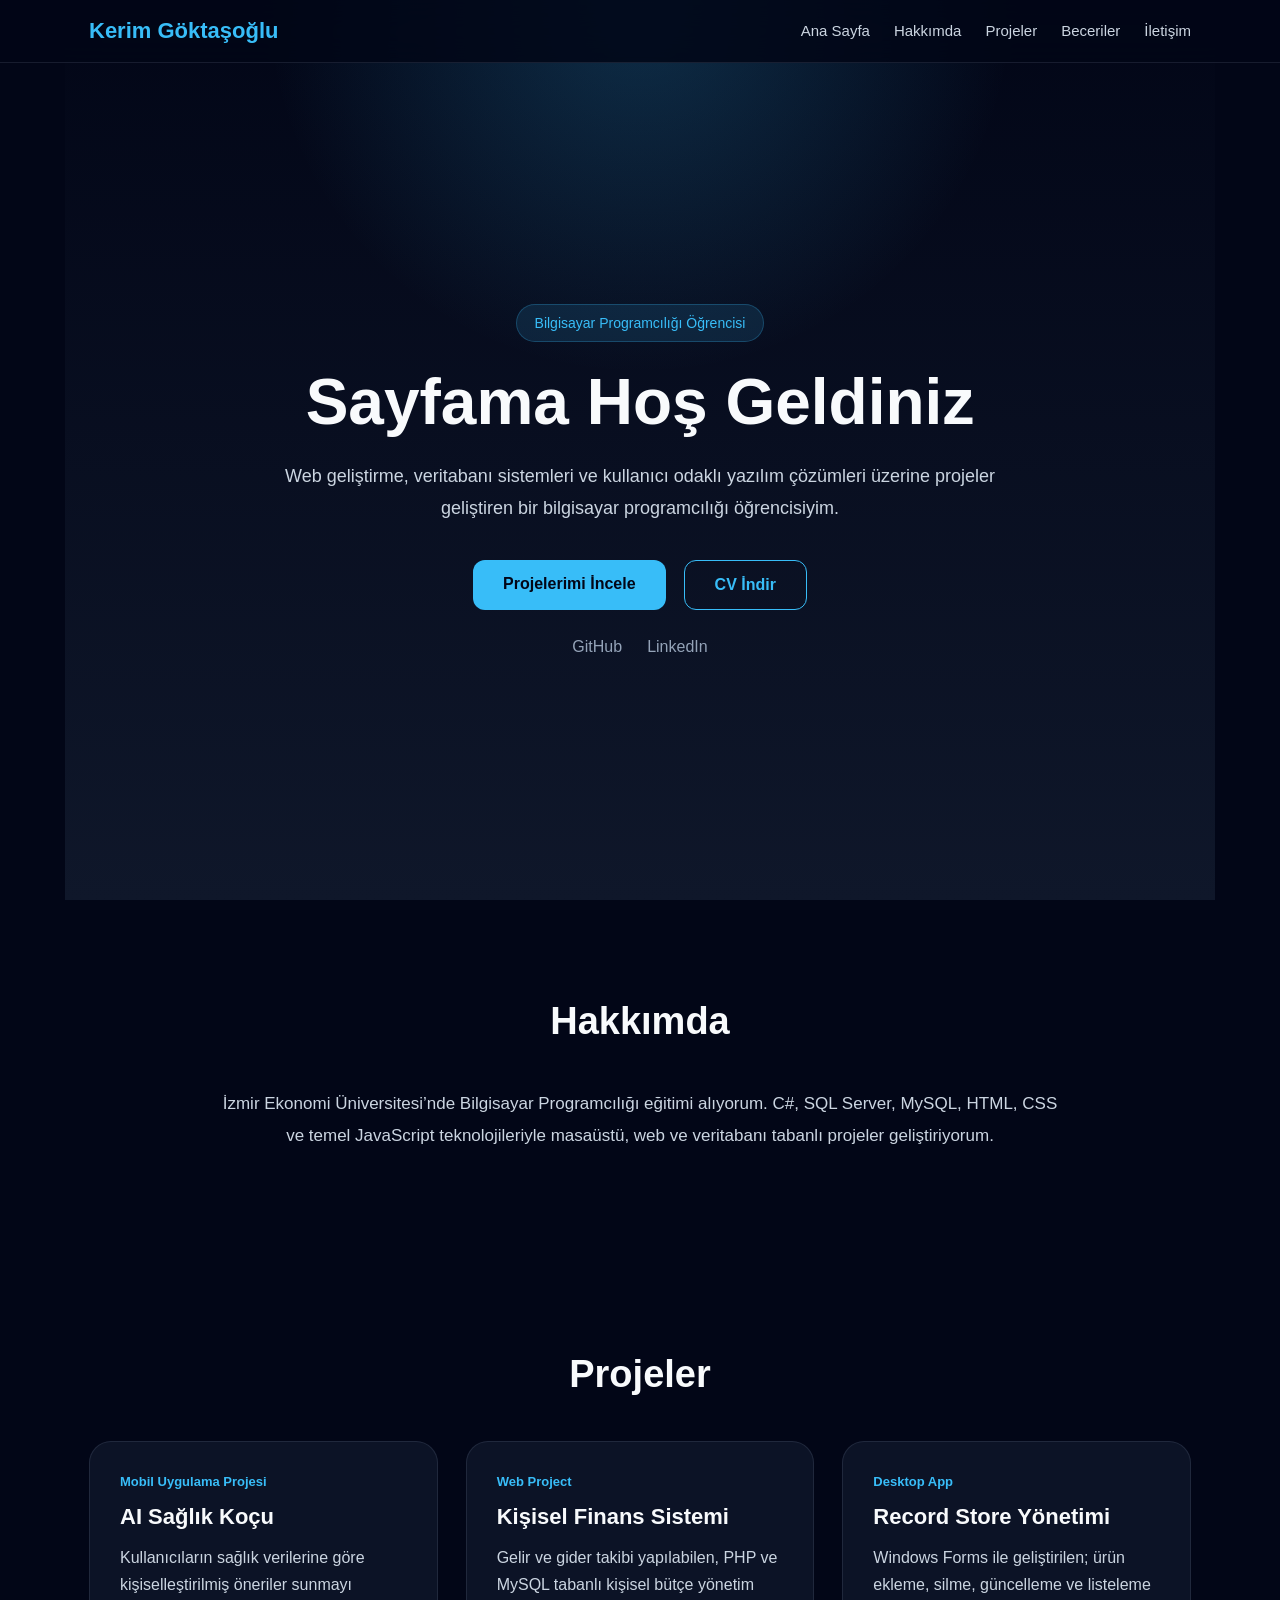
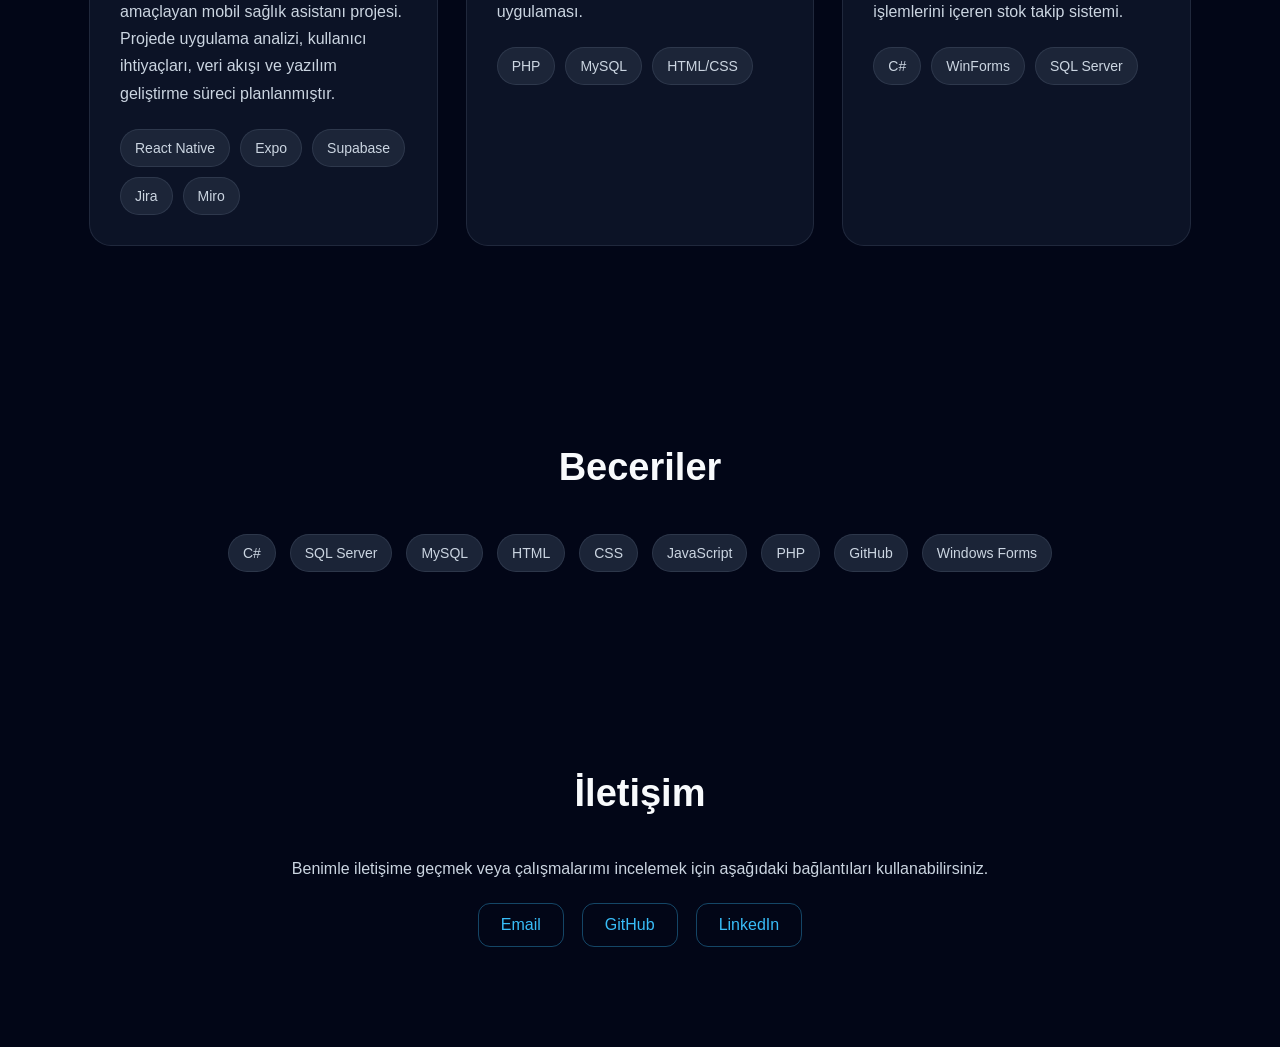
<file: index.html>
<!DOCTYPE html>
<html lang="tr">
<head>
    <meta charset="UTF-8">
    <meta name="viewport" content="width=device-width, initial-scale=1.0">
    <title>Kerim Göktaşoğlu | Portfolio</title>
    <link rel="stylesheet" href="style.css">
</head>
<body>

<header>
    <nav>
        <h2 class="logo">Kerim Göktaşoğlu</h2>

        <ul>
            <li><a href="#home">Ana Sayfa</a></li>
            <li><a href="#about">Hakkımda</a></li>
            <li><a href="#projects">Projeler</a></li>
            <li><a href="#skills">Beceriler</a></li>
            <li><a href="#contact">İletişim</a></li>
        </ul>
    </nav>
</header>

<section id="home" class="hero">
    <div class="hero-content">
        <span class="tag">Bilgisayar Programcılığı Öğrencisi        </span>

        <h1>Sayfama Hoş Geldiniz</h1>

        <p>
            Web geliştirme, veritabanı sistemleri ve kullanıcı odaklı yazılım çözümleri
            üzerine projeler geliştiren bir bilgisayar programcılığı öğrencisiyim.
        </p>

        <div class="hero-buttons">
            <a href="#projects" class="btn">Projelerimi İncele</a>
            <a href="cv/Kerim_Goktas_CV_EN.pdf.pdf" download class="btn secondary-btn">CV İndir</a>
        </div>

        <div class="social-links">
            <a href="https://github.com/KerimG-11" target="_blank">GitHub</a>
            <a href="https://www.linkedin.com/in/kerim-g-b993063ba" target="_blank">LinkedIn</a>
        </div>
    </div>
</section>

<section id="about" class="about">
    <h2>Hakkımda</h2>

    <p>
        İzmir Ekonomi Üniversitesi’nde Bilgisayar Programcılığı eğitimi alıyorum.
        C#, SQL Server, MySQL, HTML, CSS ve temel JavaScript teknolojileriyle
        masaüstü, web ve veritabanı tabanlı projeler geliştiriyorum.
    </p>
</section>

<section id="projects" class="projects">
    <h2>Projeler</h2>

    <div class="project-container">

       <div class="card">
    <span class="project-type">Mobil Uygulama Projesi</span>
    <h3>AI Sağlık Koçu</h3>
    <p>
        Kullanıcıların sağlık verilerine göre kişiselleştirilmiş öneriler sunmayı
        amaçlayan mobil sağlık asistanı projesi. Projede uygulama analizi,
        kullanıcı ihtiyaçları, veri akışı ve yazılım geliştirme süreci planlanmıştır.
    </p>
    <div class="techs">
        <span>React Native</span>
        <span>Expo</span>
        <span>Supabase</span>
        <span>Jira</span>
        <span>Miro</span>
    </div>
</div>

        <div class="card">
            <span class="project-type">Web Project</span>
            <h3>Kişisel Finans Sistemi</h3>
            <p>
                Gelir ve gider takibi yapılabilen, PHP ve MySQL tabanlı
                kişisel bütçe yönetim uygulaması.
            </p>
            <div class="techs">
                <span>PHP</span>
                <span>MySQL</span>
                <span>HTML/CSS</span>
            </div>
        </div>

        <div class="card">
            <span class="project-type">Desktop App</span>
            <h3>Record Store Yönetimi</h3>
            <p>
                Windows Forms ile geliştirilen; ürün ekleme, silme, güncelleme
                ve listeleme işlemlerini içeren stok takip sistemi.
            </p>
            <div class="techs">
                <span>C#</span>
                <span>WinForms</span>
                <span>SQL Server</span>
            </div>
        </div>

    </div>
</section>

<section id="skills" class="skills">
    <h2>Beceriler</h2>

    <div class="skills-list">
        <span>C#</span>
        <span>SQL Server</span>
        <span>MySQL</span>
        <span>HTML</span>
        <span>CSS</span>
        <span>JavaScript</span>
        <span>PHP</span>
        <span>GitHub</span>
        <span>Windows Forms</span>
    </div>
</section>

<section id="contact" class="contact">
    <h2>İletişim</h2>

    <p>Benimle iletişime geçmek veya çalışmalarımı incelemek için aşağıdaki bağlantıları kullanabilirsiniz.</p>

    <div class="contact-links">
        <a href="mailto:kerimgoktasoglu@gmail.com">Email</a>
        <a href="https://github.com/KerimG-11" target="_blank">GitHub</a>
        <a href="https://www.linkedin.com/in/kerim-g-b993063ba" target="_blank">LinkedIn</a>
    </div>
</section>

</body>
</html>
</file>
<file: style.css>
*{
    margin:0;
    padding:0;
    box-sizing:border-box;
    scroll-behavior:smooth;
}

body{
    font-family:Arial, Helvetica, sans-serif;
    background:#020617;
    color:#f8fafc;
    overflow-x:hidden;
}

header{
    position:fixed;
    width:100%;
    top:0;
    z-index:1000;
    background:rgba(2,6,23,0.85);
    backdrop-filter:blur(14px);
    border-bottom:1px solid rgba(148,163,184,0.15);
}

nav{
    max-width:1150px;
    margin:auto;
    padding:18px 24px;
    display:flex;
    justify-content:space-between;
    align-items:center;
}

.logo{
    color:#38bdf8;
    font-size:22px;
}

nav ul{
    display:flex;
    list-style:none;
    gap:24px;
}

nav a{
    color:#cbd5e1;
    text-decoration:none;
    font-size:15px;
    transition:0.3s;
}

nav a:hover{
    color:#38bdf8;
}

.hero{
    min-height:100vh;
    display:flex;
    justify-content:center;
    align-items:center;
    text-align:center;
    padding:120px 24px 60px;
    background:
        radial-gradient(circle at top, rgba(56,189,248,0.22), transparent 35%),
        linear-gradient(to bottom,#020617,#0f172a);
}

.hero-content{
    max-width:850px;
}

.tag{
    display:inline-block;
    color:#38bdf8;
    background:rgba(56,189,248,0.12);
    border:1px solid rgba(56,189,248,0.25);
    padding:10px 18px;
    border-radius:999px;
    margin-bottom:25px;
    font-size:14px;
}

.hero h1{
    font-size:64px;
    line-height:1.1;
    margin-bottom:22px;
}

.hero p{
    color:#cbd5e1;
    font-size:18px;
    line-height:1.8;
    max-width:720px;
    margin:auto;
}

.hero-buttons{
    margin-top:35px;
    display:flex;
    justify-content:center;
    gap:18px;
    flex-wrap:wrap;
}

.btn{
    display:inline-block;
    padding:15px 30px;
    background:#38bdf8;
    color:#020617;
    text-decoration:none;
    border-radius:12px;
    font-weight:bold;
    transition:0.3s;
}

.btn:hover{
    transform:translateY(-4px);
    box-shadow:0 12px 35px rgba(56,189,248,0.35);
}

.secondary-btn{
    background:transparent;
    color:#38bdf8;
    border:1px solid #38bdf8;
}

.secondary-btn:hover{
    background:#38bdf8;
    color:#020617;
}

.social-links{
    margin-top:28px;
    display:flex;
    justify-content:center;
    gap:25px;
}

.social-links a{
    color:#94a3b8;
    text-decoration:none;
}

.social-links a:hover{
    color:#38bdf8;
}

section{
    max-width:1150px;
    margin:auto;
    padding:100px 24px;
}

section h2{
    font-size:38px;
    text-align:center;
    margin-bottom:45px;
}

.about p{
    max-width:850px;
    margin:auto;
    text-align:center;
    color:#cbd5e1;
    line-height:1.9;
    font-size:17px;
}

.project-container{
    display:grid;
    grid-template-columns:repeat(auto-fit,minmax(280px,1fr));
    gap:28px;
}

.card{
    background:rgba(15,23,42,0.85);
    border:1px solid rgba(148,163,184,0.15);
    padding:30px;
    border-radius:22px;
    transition:0.3s;
}

.card:hover{
    transform:translateY(-8px);
    border-color:rgba(56,189,248,0.45);
    box-shadow:0 18px 45px rgba(0,0,0,0.25);
}

.project-type{
    color:#38bdf8;
    font-size:13px;
    font-weight:bold;
}

.card h3{
    margin:14px 0;
    font-size:22px;
}

.card p{
    color:#cbd5e1;
    line-height:1.7;
    margin-bottom:22px;
}

.techs{
    display:flex;
    flex-wrap:wrap;
    gap:10px;
}

.techs span,
.skills-list span{
    background:rgba(30,41,59,0.9);
    color:#cbd5e1;
    padding:10px 14px;
    border-radius:999px;
    font-size:14px;
    border:1px solid rgba(148,163,184,0.15);
}

.skills-list{
    display:flex;
    justify-content:center;
    flex-wrap:wrap;
    gap:14px;
}

.contact{
    text-align:center;
}

.contact p{
    color:#cbd5e1;
    margin-bottom:25px;
}

.contact-links{
    display:flex;
    justify-content:center;
    gap:18px;
    flex-wrap:wrap;
}

.contact-links a{
    color:#38bdf8;
    text-decoration:none;
    border:1px solid rgba(56,189,248,0.35);
    padding:12px 22px;
    border-radius:12px;
    transition:0.3s;
}

.contact-links a:hover{
    background:#38bdf8;
    color:#020617;
}

@media(max-width:768px){
    nav{
        flex-direction:column;
        gap:16px;
    }

    nav ul{
        flex-wrap:wrap;
        justify-content:center;
        gap:14px;
    }

    .hero h1{
        font-size:42px;
    }

    .hero p{
        font-size:16px;
    }

    section{
        padding:80px 20px;
    }
}
</file>
